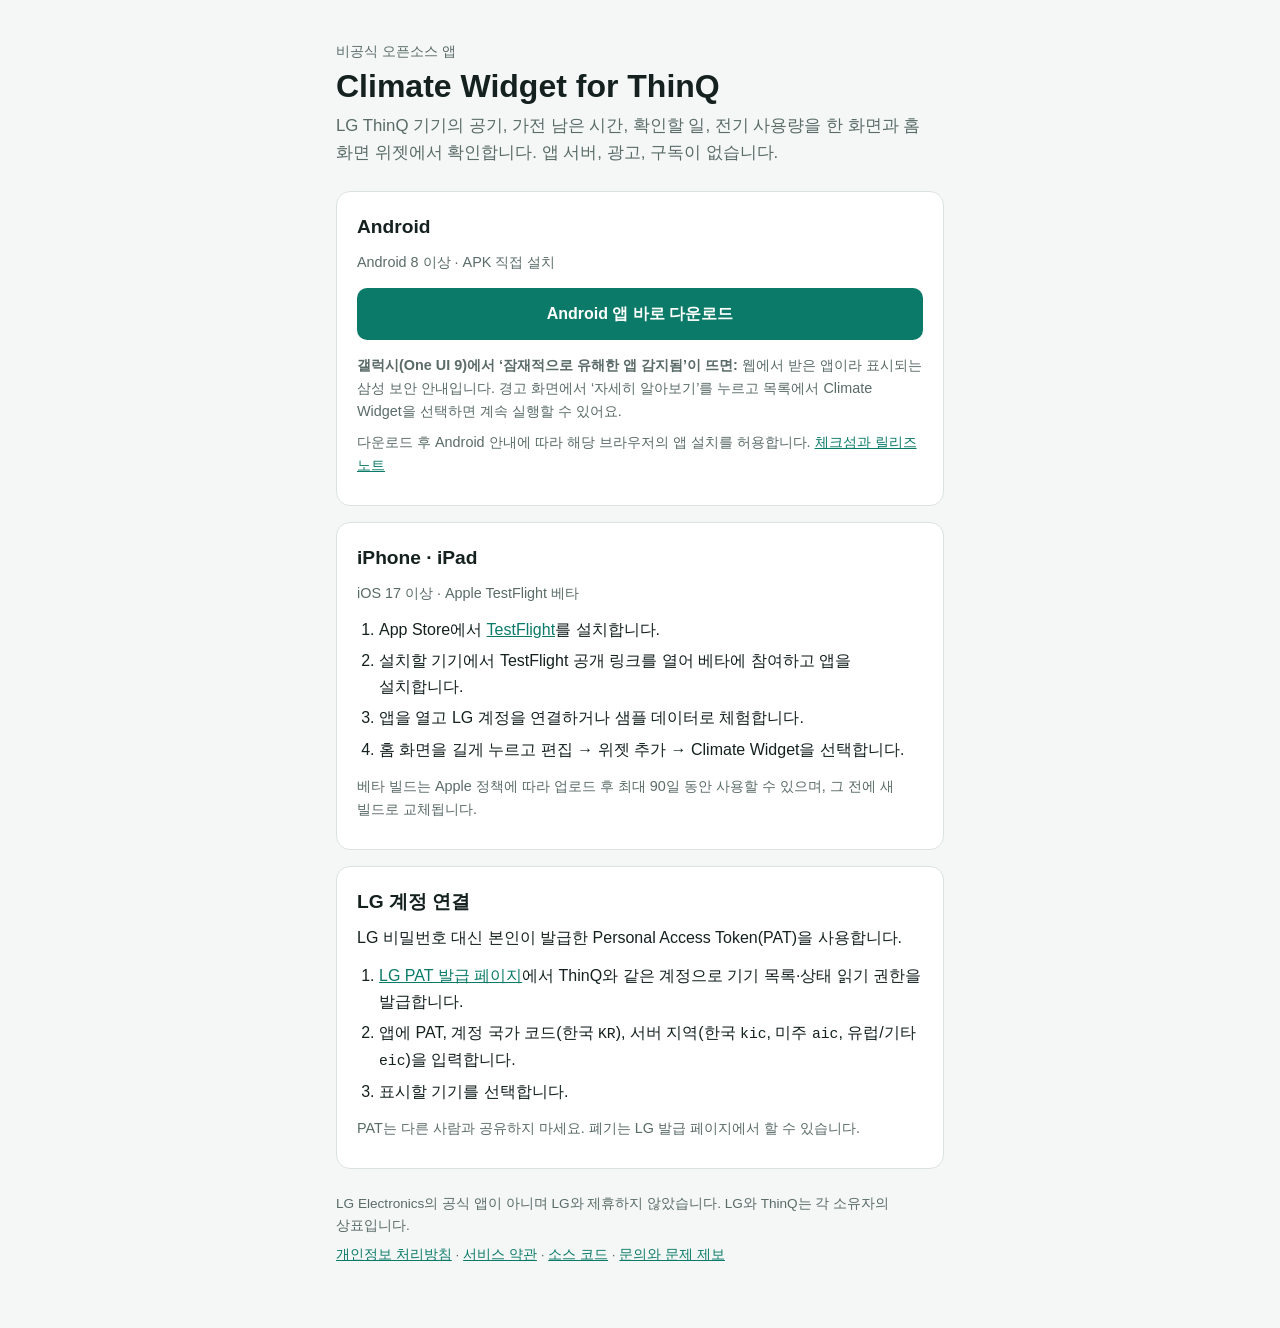
<file: site/index.html>
<!doctype html>
<html lang="ko">
<head>
<meta charset="utf-8">
<meta name="viewport" content="width=device-width, initial-scale=1">
<title>Climate Widget 설치</title>
<meta name="description" content="LG ThinQ 가습기와 공기청정기의 온도와 습도를 홈 화면 위젯으로 확인하는 비공식 앱">
<link rel="stylesheet" href="style.css">
</head>
<body>
<main>
  <header>
    <p class="eyebrow">비공식 오픈소스 앱</p>
    <h1>Climate Widget for ThinQ</h1>
    <p class="lead">LG ThinQ 기기의 공기, 가전 남은 시간, 확인할 일, 전기 사용량을 한 화면과 홈 화면 위젯에서 확인합니다. 앱 서버, 광고, 구독이 없습니다.</p>
  </header>

  <section class="card" id="android">
    <h2>Android</h2>
    <p class="meta">Android 8 이상 · APK 직접 설치</p>
    <a class="button" href="https://github.com/seyongida/lgthinq-climate-widget/releases/latest/download/ThinQ-Climate.apk">Android 앱 바로 다운로드</a>
    <p class="note"><strong>갤럭시(One UI 9)에서 ‘잠재적으로 유해한 앱 감지됨’이 뜨면:</strong> 웹에서 받은 앱이라 표시되는 삼성 보안 안내입니다. 경고 화면에서 ‘자세히 알아보기’를 누르고 목록에서 Climate Widget을 선택하면 계속 실행할 수 있어요.</p>
    <p class="note">다운로드 후 Android 안내에 따라 해당 브라우저의 앱 설치를 허용합니다. <a href="https://github.com/seyongida/lgthinq-climate-widget/releases/latest">체크섬과 릴리즈 노트</a></p>
  </section>

  <section class="card" id="ios">
    <h2>iPhone · iPad</h2>
    <p class="meta">iOS 17 이상 · Apple TestFlight 베타</p>
    <!-- ios-install -->
    <ol>
      <li>App Store에서 <a href="https://apps.apple.com/app/testflight/id899247664">TestFlight</a>를 설치합니다.</li>
      <li>설치할 기기에서 TestFlight 공개 링크를 열어 베타에 참여하고 앱을 설치합니다.</li>
      <li>앱을 열고 LG 계정을 연결하거나 샘플 데이터로 체험합니다.</li>
      <li>홈 화면을 길게 누르고 편집 → 위젯 추가 → Climate Widget을 선택합니다.</li>
    </ol>
    <p class="note">베타 빌드는 Apple 정책에 따라 업로드 후 최대 90일 동안 사용할 수 있으며, 그 전에 새 빌드로 교체됩니다.</p>
  </section>

  <section class="card" id="connect">
    <h2>LG 계정 연결</h2>
    <p>LG 비밀번호 대신 본인이 발급한 Personal Access Token(PAT)을 사용합니다.</p>
    <ol>
      <li><a href="https://connect-pat.lgthinq.com">LG PAT 발급 페이지</a>에서 ThinQ와 같은 계정으로 기기 목록·상태 읽기 권한을 발급합니다.</li>
      <li>앱에 PAT, 계정 국가 코드(한국 <code>KR</code>), 서버 지역(한국 <code>kic</code>, 미주 <code>aic</code>, 유럽/기타 <code>eic</code>)을 입력합니다.</li>
      <li>표시할 기기를 선택합니다.</li>
    </ol>
    <p class="note">PAT는 다른 사람과 공유하지 마세요. 폐기는 LG 발급 페이지에서 할 수 있습니다.</p>
  </section>

  <footer>
    <p>LG Electronics의 공식 앱이 아니며 LG와 제휴하지 않았습니다. LG와 ThinQ는 각 소유자의 상표입니다.</p>
    <p><a href="privacy.html">개인정보 처리방침</a> · <a href="terms.html">서비스 약관</a> · <a href="https://github.com/seyongida/lgthinq-climate-widget">소스 코드</a> · <a href="https://github.com/seyongida/lgthinq-climate-widget/issues">문의와 문제 제보</a></p>
  </footer>
</main>
</body>
</html>
</file>
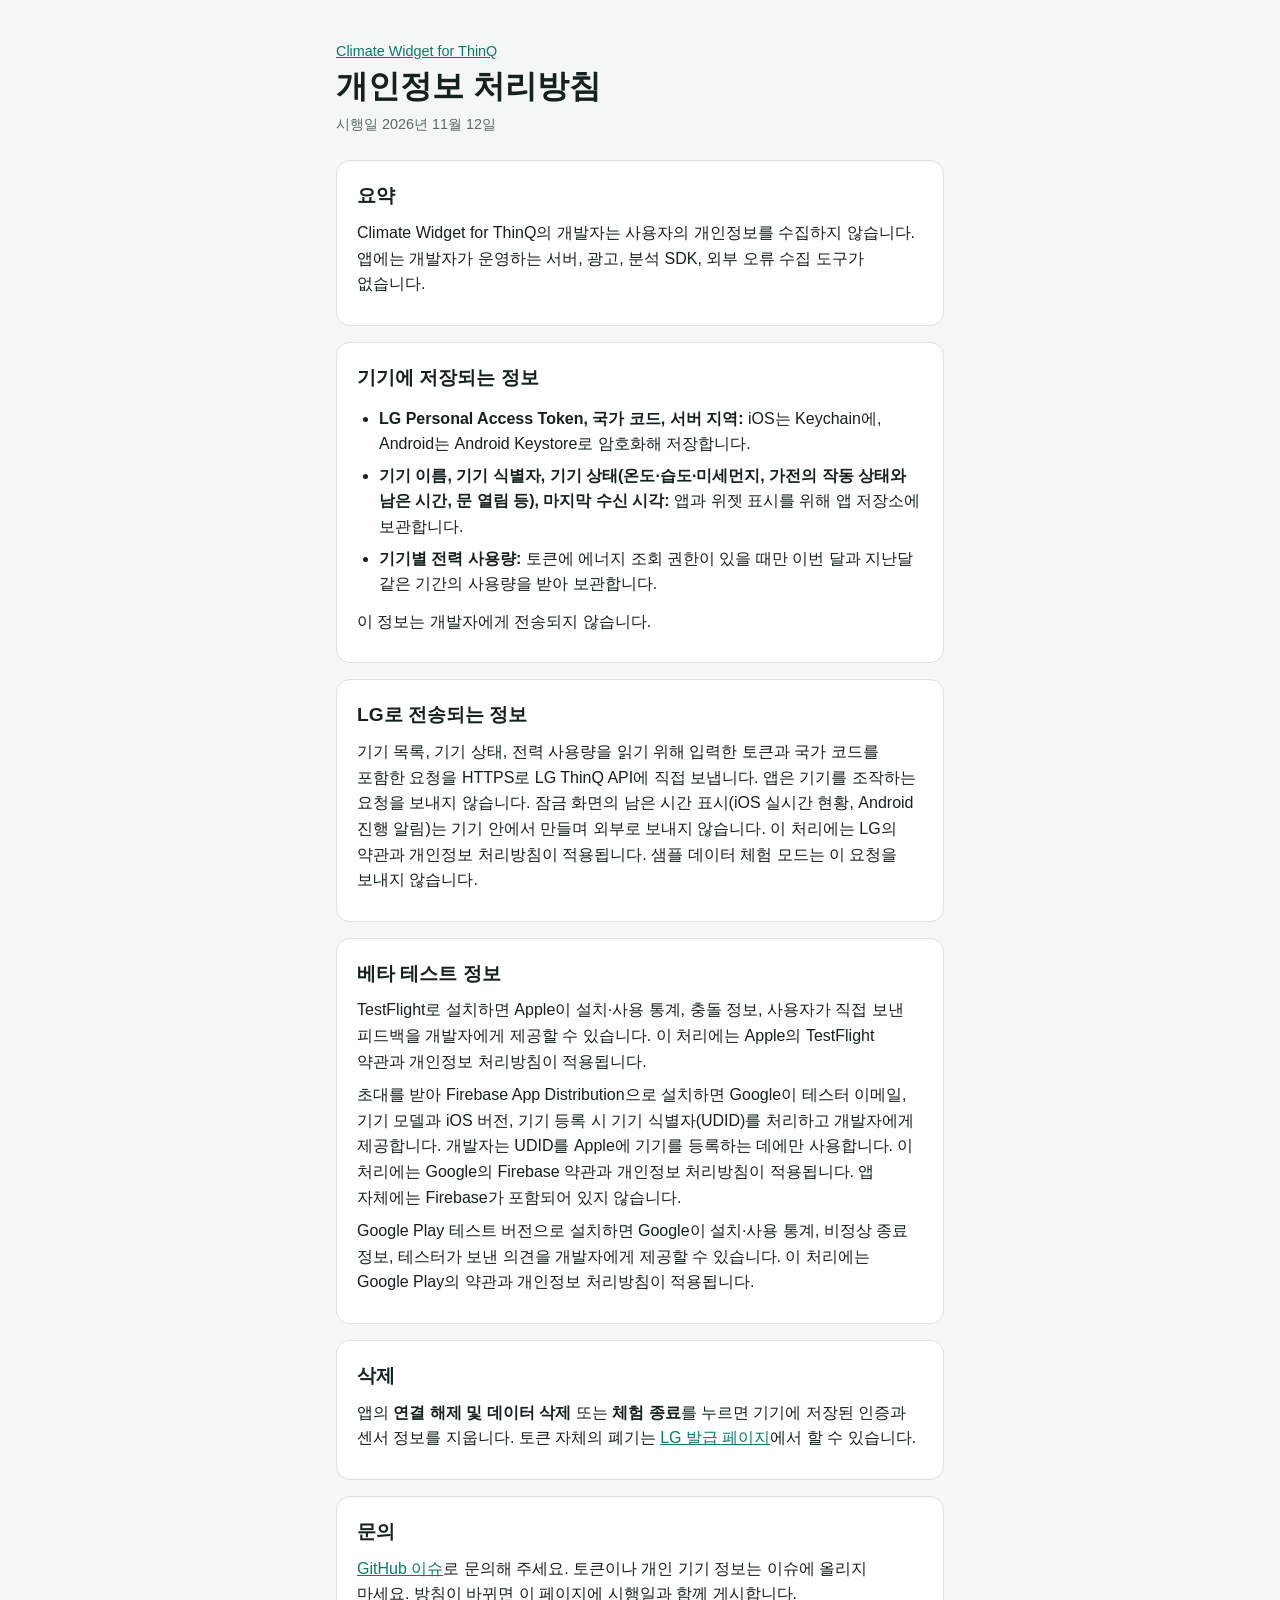
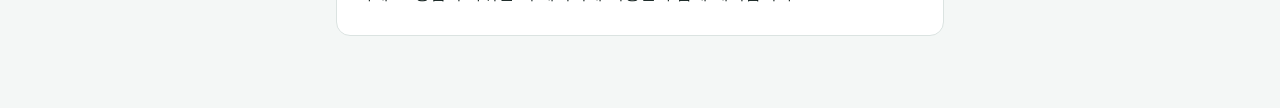
<file: site/privacy.html>
<!doctype html>
<html lang="ko">
<head>
<meta charset="utf-8">
<meta name="viewport" content="width=device-width, initial-scale=1">
<title>Climate Widget 개인정보 처리방침</title>
<link rel="stylesheet" href="style.css">
</head>
<body>
<main>
  <header>
    <p class="eyebrow"><a href="./">Climate Widget for ThinQ</a></p>
    <h1>개인정보 처리방침</h1>
    <p class="meta">시행일 2026년 11월 12일</p>
  </header>
  <section class="card">
    <h2>요약</h2>
    <p>Climate Widget for ThinQ의 개발자는 사용자의 개인정보를 수집하지 않습니다. 앱에는 개발자가 운영하는 서버, 광고, 분석 SDK, 외부 오류 수집 도구가 없습니다.</p>
  </section>
  <section class="card">
    <h2>기기에 저장되는 정보</h2>
    <ul>
      <li><strong>LG Personal Access Token, 국가 코드, 서버 지역:</strong> iOS는 Keychain에, Android는 Android Keystore로 암호화해 저장합니다.</li>
      <li><strong>기기 이름, 기기 식별자, 기기 상태(온도·습도·미세먼지, 가전의 작동 상태와 남은 시간, 문 열림 등), 마지막 수신 시각:</strong> 앱과 위젯 표시를 위해 앱 저장소에 보관합니다.</li>
      <li><strong>기기별 전력 사용량:</strong> 토큰에 에너지 조회 권한이 있을 때만 이번 달과 지난달 같은 기간의 사용량을 받아 보관합니다.</li>
    </ul>
    <p>이 정보는 개발자에게 전송되지 않습니다.</p>
  </section>
  <section class="card">
    <h2>LG로 전송되는 정보</h2>
    <p>기기 목록, 기기 상태, 전력 사용량을 읽기 위해 입력한 토큰과 국가 코드를 포함한 요청을 HTTPS로 LG ThinQ API에 직접 보냅니다. 앱은 기기를 조작하는 요청을 보내지 않습니다. 잠금 화면의 남은 시간 표시(iOS 실시간 현황, Android 진행 알림)는 기기 안에서 만들며 외부로 보내지 않습니다. 이 처리에는 LG의 약관과 개인정보 처리방침이 적용됩니다. 샘플 데이터 체험 모드는 이 요청을 보내지 않습니다.</p>
  </section>
  <section class="card">
    <h2>베타 테스트 정보</h2>
    <p>TestFlight로 설치하면 Apple이 설치·사용 통계, 충돌 정보, 사용자가 직접 보낸 피드백을 개발자에게 제공할 수 있습니다. 이 처리에는 Apple의 TestFlight 약관과 개인정보 처리방침이 적용됩니다.</p>
    <p>초대를 받아 Firebase App Distribution으로 설치하면 Google이 테스터 이메일, 기기 모델과 iOS 버전, 기기 등록 시 기기 식별자(UDID)를 처리하고 개발자에게 제공합니다. 개발자는 UDID를 Apple에 기기를 등록하는 데에만 사용합니다. 이 처리에는 Google의 Firebase 약관과 개인정보 처리방침이 적용됩니다. 앱 자체에는 Firebase가 포함되어 있지 않습니다.</p>
    <p>Google Play 테스트 버전으로 설치하면 Google이 설치·사용 통계, 비정상 종료 정보, 테스터가 보낸 의견을 개발자에게 제공할 수 있습니다. 이 처리에는 Google Play의 약관과 개인정보 처리방침이 적용됩니다.</p>
  </section>
  <section class="card">
    <h2>삭제</h2>
    <p>앱의 <strong>연결 해제 및 데이터 삭제</strong> 또는 <strong>체험 종료</strong>를 누르면 기기에 저장된 인증과 센서 정보를 지웁니다. 토큰 자체의 폐기는 <a href="https://connect-pat.lgthinq.com">LG 발급 페이지</a>에서 할 수 있습니다.</p>
  </section>
  <section class="card">
    <h2>문의</h2>
    <p><a href="https://github.com/seyongida/lgthinq-climate-widget/issues">GitHub 이슈</a>로 문의해 주세요. 토큰이나 개인 기기 정보는 이슈에 올리지 마세요. 방침이 바뀌면 이 페이지에 시행일과 함께 게시합니다.</p>
  </section>
</main>
</body>
</html>
</file>
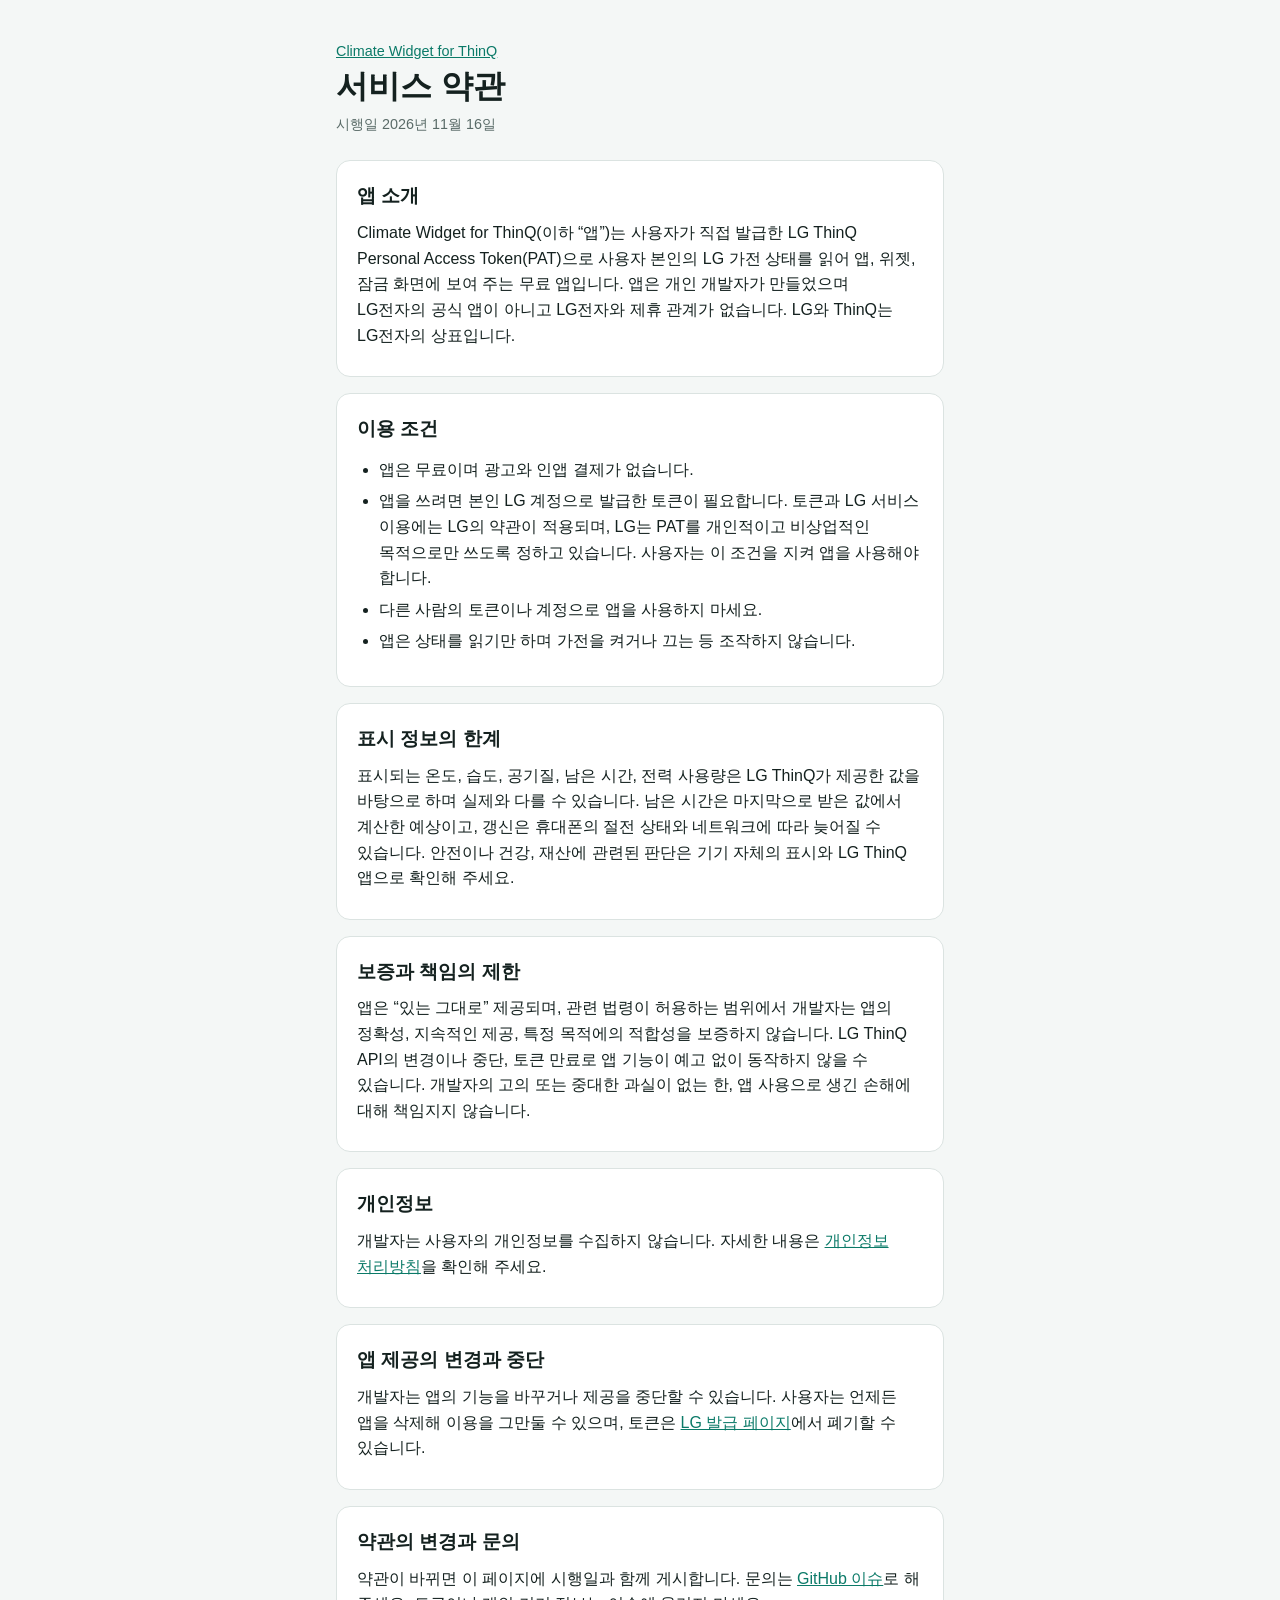
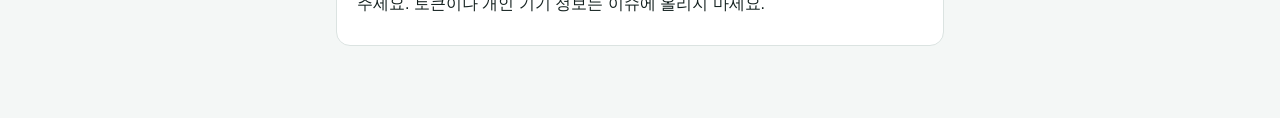
<file: site/terms.html>
<!doctype html>
<html lang="ko">
<head>
<meta charset="utf-8">
<meta name="viewport" content="width=device-width, initial-scale=1">
<title>Climate Widget 서비스 약관</title>
<link rel="stylesheet" href="style.css">
</head>
<body>
<main>
  <header>
    <p class="eyebrow"><a href="./">Climate Widget for ThinQ</a></p>
    <h1>서비스 약관</h1>
    <p class="meta">시행일 2026년 11월 16일</p>
  </header>
  <section class="card">
    <h2>앱 소개</h2>
    <p>Climate Widget for ThinQ(이하 “앱”)는 사용자가 직접 발급한 LG ThinQ Personal Access Token(PAT)으로 사용자 본인의 LG 가전 상태를 읽어 앱, 위젯, 잠금 화면에 보여 주는 무료 앱입니다. 앱은 개인 개발자가 만들었으며 LG전자의 공식 앱이 아니고 LG전자와 제휴 관계가 없습니다. LG와 ThinQ는 LG전자의 상표입니다.</p>
  </section>
  <section class="card">
    <h2>이용 조건</h2>
    <ul>
      <li>앱은 무료이며 광고와 인앱 결제가 없습니다.</li>
      <li>앱을 쓰려면 본인 LG 계정으로 발급한 토큰이 필요합니다. 토큰과 LG 서비스 이용에는 LG의 약관이 적용되며, LG는 PAT를 개인적이고 비상업적인 목적으로만 쓰도록 정하고 있습니다. 사용자는 이 조건을 지켜 앱을 사용해야 합니다.</li>
      <li>다른 사람의 토큰이나 계정으로 앱을 사용하지 마세요.</li>
      <li>앱은 상태를 읽기만 하며 가전을 켜거나 끄는 등 조작하지 않습니다.</li>
    </ul>
  </section>
  <section class="card">
    <h2>표시 정보의 한계</h2>
    <p>표시되는 온도, 습도, 공기질, 남은 시간, 전력 사용량은 LG ThinQ가 제공한 값을 바탕으로 하며 실제와 다를 수 있습니다. 남은 시간은 마지막으로 받은 값에서 계산한 예상이고, 갱신은 휴대폰의 절전 상태와 네트워크에 따라 늦어질 수 있습니다. 안전이나 건강, 재산에 관련된 판단은 기기 자체의 표시와 LG ThinQ 앱으로 확인해 주세요.</p>
  </section>
  <section class="card">
    <h2>보증과 책임의 제한</h2>
    <p>앱은 “있는 그대로” 제공되며, 관련 법령이 허용하는 범위에서 개발자는 앱의 정확성, 지속적인 제공, 특정 목적에의 적합성을 보증하지 않습니다. LG ThinQ API의 변경이나 중단, 토큰 만료로 앱 기능이 예고 없이 동작하지 않을 수 있습니다. 개발자의 고의 또는 중대한 과실이 없는 한, 앱 사용으로 생긴 손해에 대해 책임지지 않습니다.</p>
  </section>
  <section class="card">
    <h2>개인정보</h2>
    <p>개발자는 사용자의 개인정보를 수집하지 않습니다. 자세한 내용은 <a href="privacy.html">개인정보 처리방침</a>을 확인해 주세요.</p>
  </section>
  <section class="card">
    <h2>앱 제공의 변경과 중단</h2>
    <p>개발자는 앱의 기능을 바꾸거나 제공을 중단할 수 있습니다. 사용자는 언제든 앱을 삭제해 이용을 그만둘 수 있으며, 토큰은 <a href="https://connect-pat.lgthinq.com">LG 발급 페이지</a>에서 폐기할 수 있습니다.</p>
  </section>
  <section class="card">
    <h2>약관의 변경과 문의</h2>
    <p>약관이 바뀌면 이 페이지에 시행일과 함께 게시합니다. 문의는 <a href="https://github.com/seyongida/lgthinq-climate-widget/issues">GitHub 이슈</a>로 해 주세요. 토큰이나 개인 기기 정보는 이슈에 올리지 마세요.</p>
  </section>
</main>
</body>
</html>
</file>
<file: site/style.css>
:root {
  color-scheme: light dark;
  --bg: #f4f7f6;
  --card: #ffffff;
  --text: #14211f;
  --muted: #5a6b68;
  --line: #dbe3e1;
  --accent: #0b7a68;
  --on-accent: #ffffff;
}
@media (prefers-color-scheme: dark) {
  :root {
    --bg: #0d1716;
    --card: #15211f;
    --text: #e8f0ee;
    --muted: #9aaba8;
    --line: #273633;
    --accent: #5fd6c0;
    --on-accent: #06211c;
  }
}
* { box-sizing: border-box; }
body {
  margin: 0;
  background: var(--bg);
  color: var(--text);
  font: 16px/1.6 -apple-system, BlinkMacSystemFont, "Apple SD Gothic Neo", "Noto Sans KR", sans-serif;
  word-break: keep-all;
  overflow-wrap: anywhere;
}
main { max-width: 640px; margin: 0 auto; padding: 40px 16px 56px; }
header { margin-bottom: 24px; }
h1 { margin: 0 0 8px; font-size: 2rem; line-height: 1.2; }
h2 { margin: 0 0 4px; font-size: 1.2rem; }
h3 { margin: 0 0 4px; font-size: 1rem; }
a { color: var(--accent); }
code { font-size: .92em; }
ol, ul { margin: 12px 0; padding-left: 22px; }
li { margin: 6px 0; }
p { margin: 8px 0; }
.eyebrow { margin: 0 0 4px; color: var(--muted); font-size: .9rem; }
.lead { color: var(--muted); font-size: 1.05rem; }
.meta, .note { color: var(--muted); font-size: .9rem; }
.card {
  margin-bottom: 16px;
  padding: 20px;
  background: var(--card);
  border: 1px solid var(--line);
  border-radius: 14px;
}
.button {
  display: block;
  margin: 14px 0;
  padding: 13px 16px;
  border-radius: 10px;
  background: var(--accent);
  color: var(--on-accent);
  font-weight: 600;
  text-align: center;
  text-decoration: none;
}
.pending {
  margin: 14px 0;
  padding: 13px 16px;
  border: 1px dashed var(--line);
  border-radius: 10px;
  color: var(--muted);
  text-align: center;
}
footer { margin-top: 24px; color: var(--muted); font-size: .85rem; }
</file>
